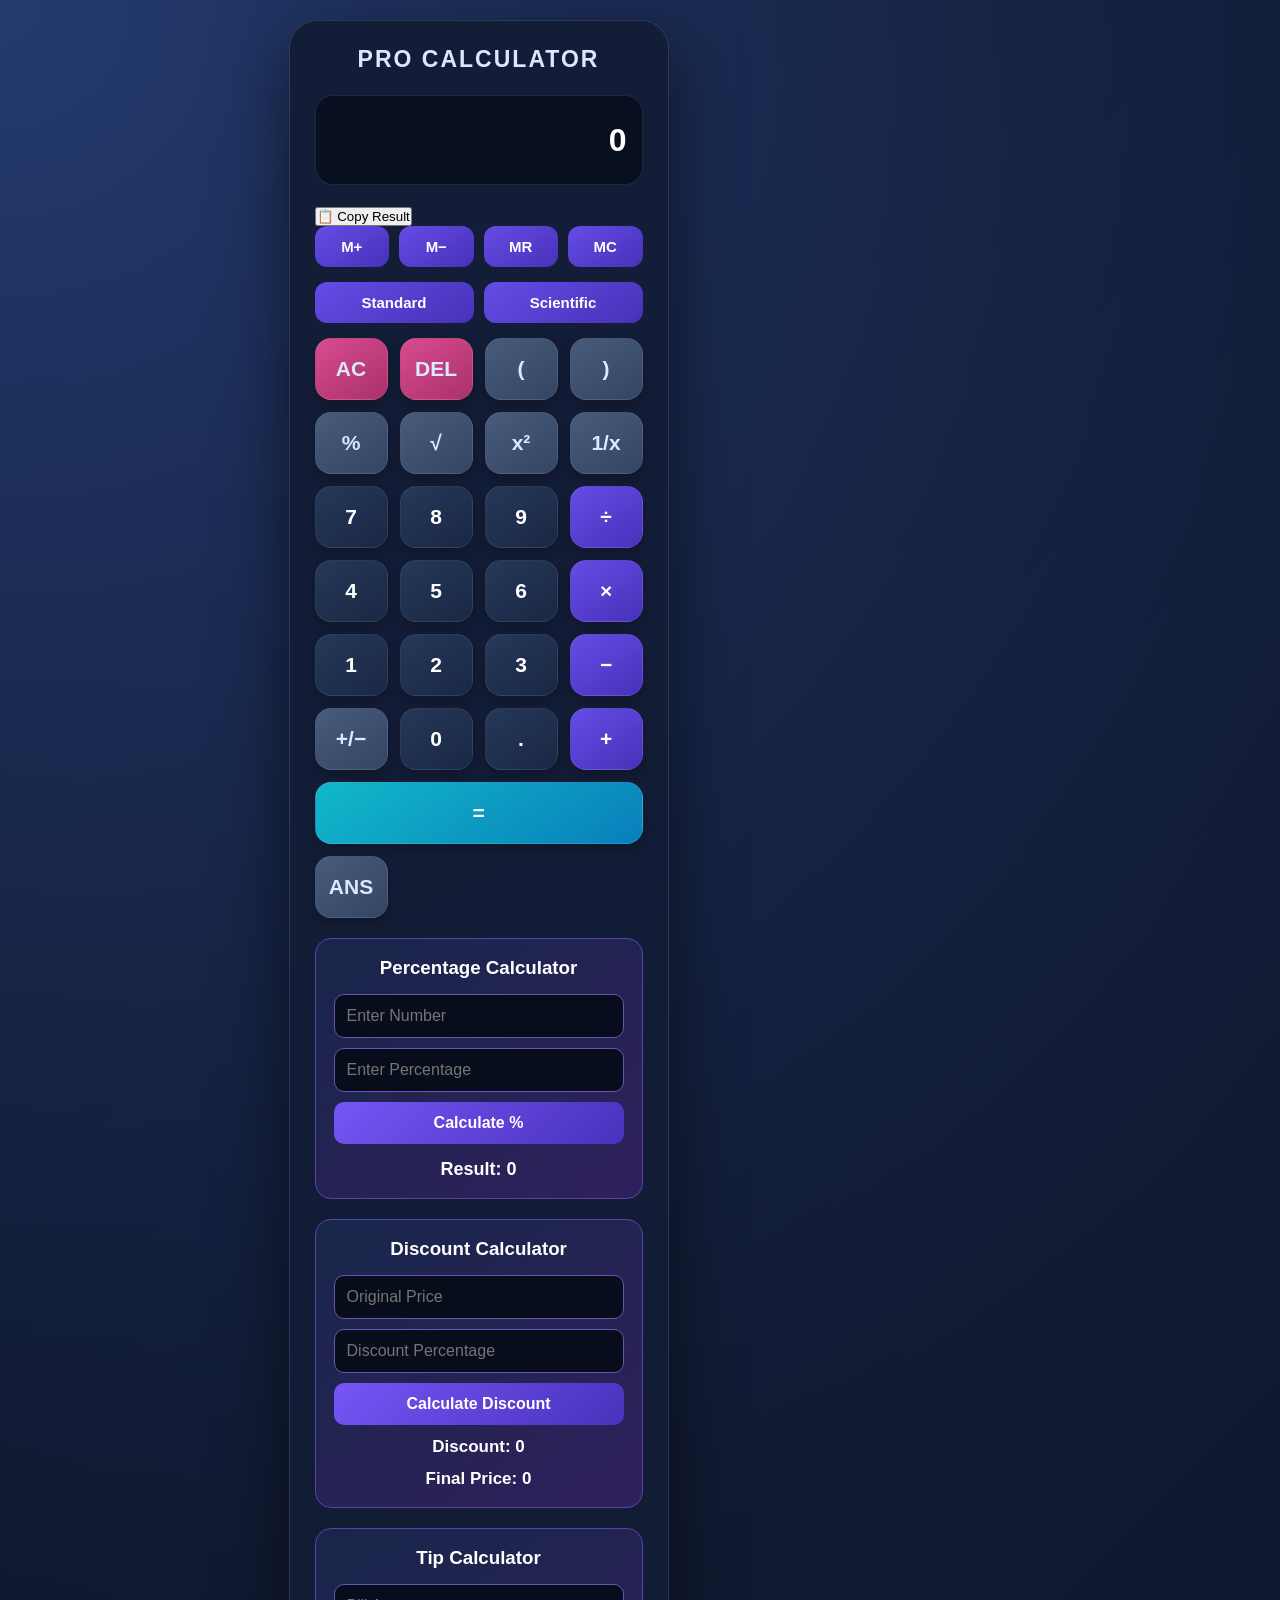
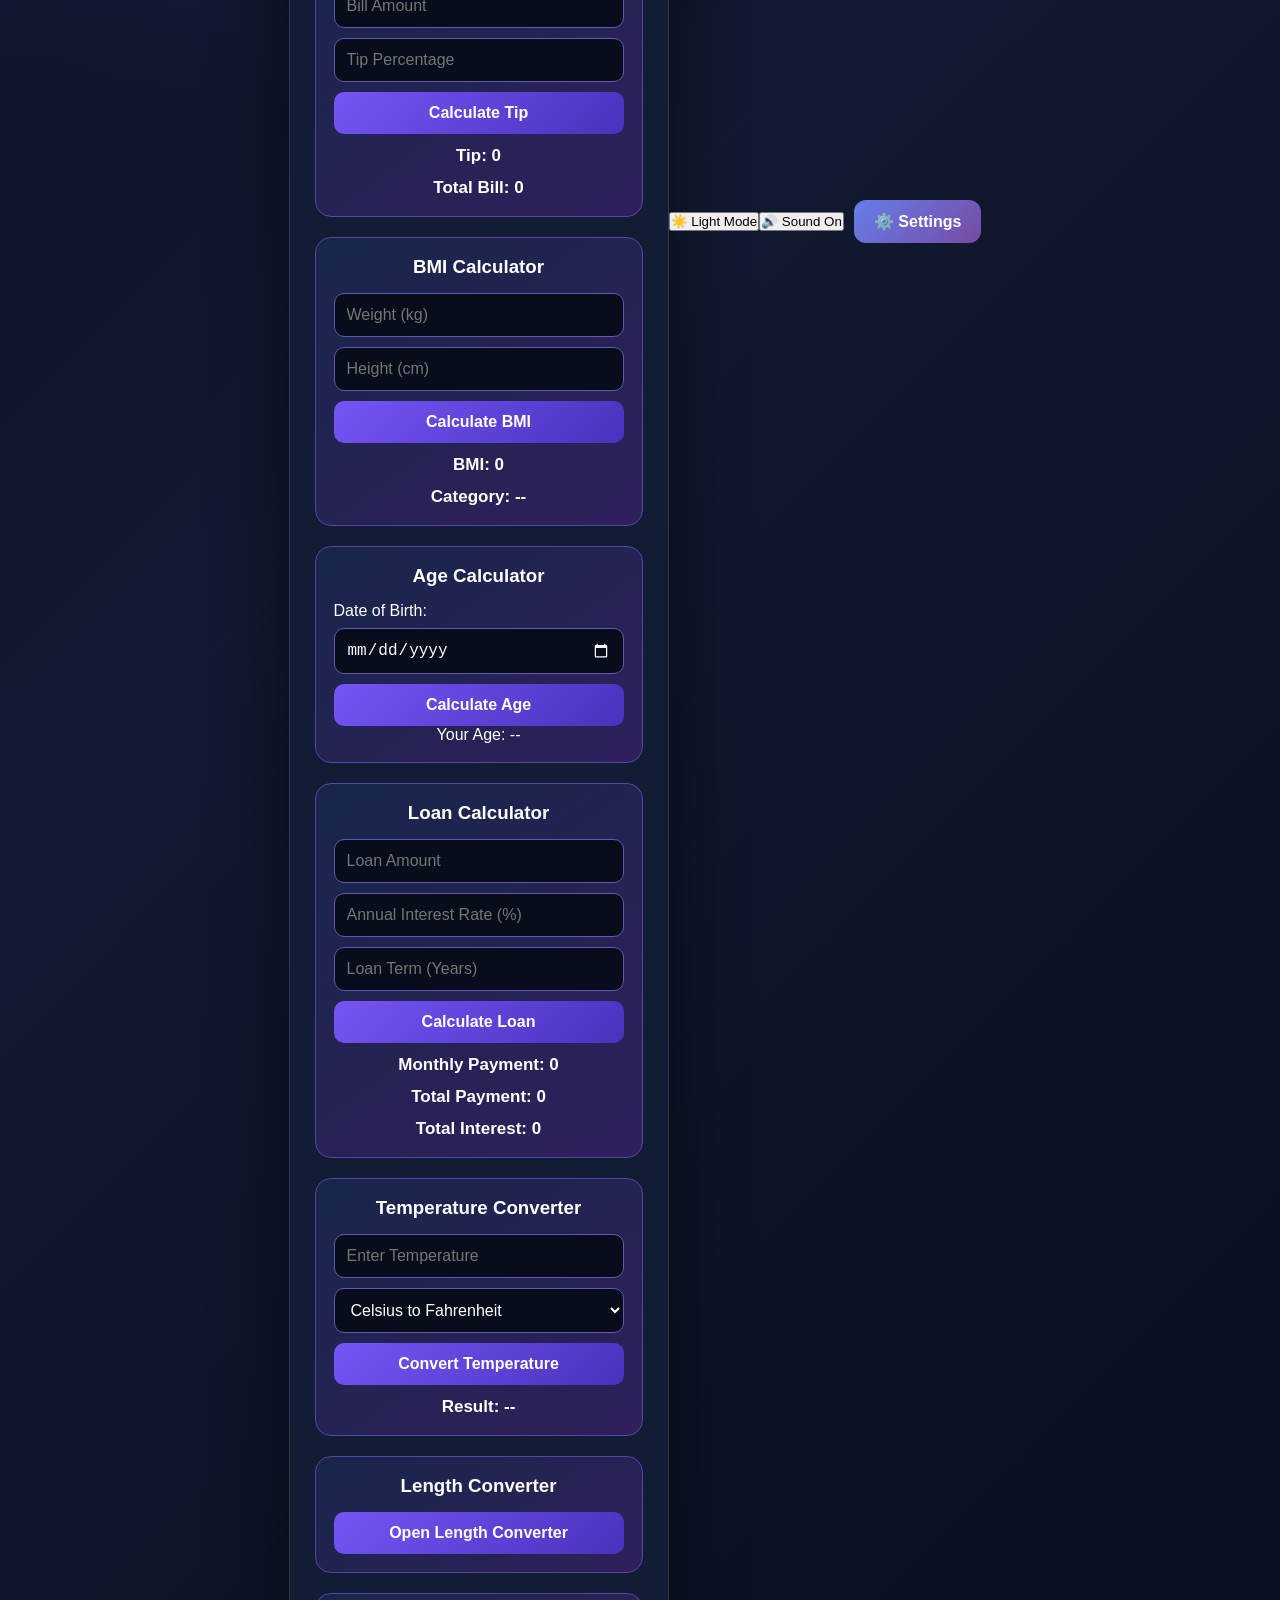
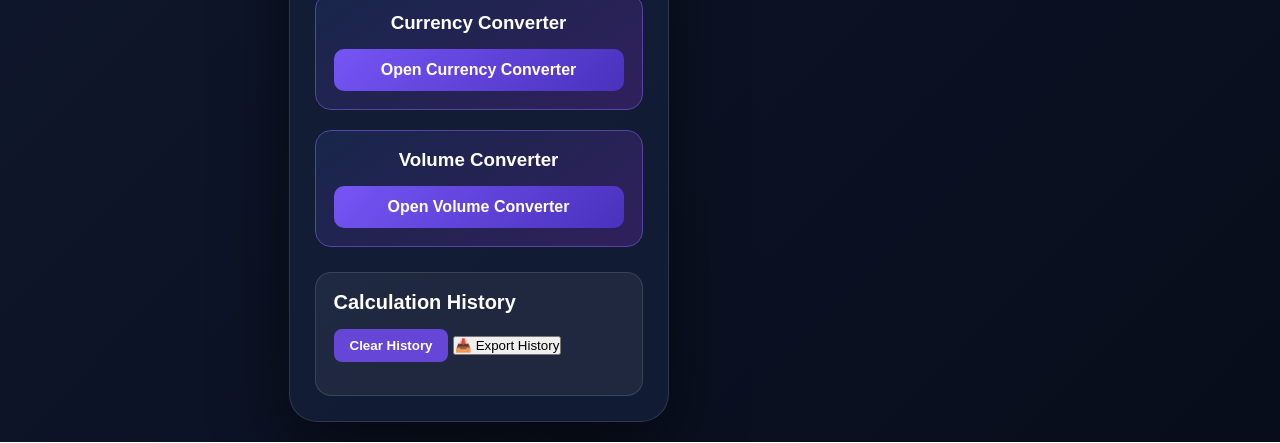
<file: index.html>
<!DOCTYPE html>
<html lang="en">
<head>
  <meta charset="UTF-8">
  <meta name="viewport" content="width=device-width, initial-scale=1.0">
  <meta name="theme-color" content="#080d1b">
  <title>Pro Calculator</title>
  <link rel="stylesheet" href="style.css">
</head>
<body>

  <main class="calculator">
    <h2>PRO CALCULATOR</h2>

    <input type="text" id="display" value="0" readonly
      aria-label="Calculator display">
    <button id="copyResult" type="button">
  📋 Copy Result
</button>

 <div class="memory-buttons">
  <button id="memoryAdd" type="button">M+</button>
  <button id="memorySubtract" type="button">M−</button>
  <button id="memoryRecall" type="button">MR</button>
  <button id="memoryClear" type="button">MC</button>
</div>
    <div class="mode-switch">
  <button id="standardMode" type="button">Standard</button>
  <button id="scientificMode" type="button">Scientific</button>
</div> 
    <div class="buttons">
      <div id="scientificPanel" class="calculator-panel" hidden>
        <button id="angleMode" class="utility" type="button">DEG</button>
      <button class="utility" data-action="sin">sin</button>
<button class="utility" data-action="cos">cos</button>
<button class="utility" data-action="tan">tan</button>
<button class="utility" data-action="log">log</button>
<button class="utility" data-action="ln">ln</button>
<button class="utility" data-action="pi">π</button>
 <button class="utility" data-action="e">e</button>
<button class="utility" data-action="power">xʸ</button>
      <button class="utility" data-action="factorial">!</button>
        </div>

      <div id="standardPanel" class="calculator-panel">
      <button class="utility" data-action="clear">AC</button>
      <button class="utility" data-action="delete">DEL</button>
      <button class="utility" data-value="(">(</button>
      <button class="utility" data-value=")">)</button>

      <button class="utility" data-value="%">%</button>
      <button class="utility" data-action="sqrt">√</button>
      <button class="utility" data-action="square">x²</button>
      <button class="utility" data-action="reciprocal">1/x</button>

      <button data-value="7">7</button>
      <button data-value="8">8</button>
      <button data-value="9">9</button>
      <button class="operator" data-value="/">÷</button>

      <button data-value="4">4</button>
      <button data-value="5">5</button>
      <button data-value="6">6</button>
      <button class="operator" data-value="*">×</button>

      <button data-value="1">1</button>
      <button data-value="2">2</button>
      <button data-value="3">3</button>
      <button class="operator" data-value="-">−</button>

      <button class="utility" data-action="sign">+/−</button>
      <button data-value="0">0</button>
      <button data-value=".">.</button>
      <button class="operator" data-value="+">+</button>

      <button class="equals" data-action="calculate">=</button>
        <button class="utility" data-action="answer">ANS</button>
</div>
    </div>
   <div id="percentageCalculator" class="percentage-calculator">
  <h3>Percentage Calculator</h3>

  <input type="number" id="percentNumber" placeholder="Enter Number">

  <input type="number" id="percentValue" placeholder="Enter Percentage">

  <button id="calculatePercentage" type="button">
    Calculate %
  </button>

  <p id="percentageResult">Result: 0</p>
</div>
   <!-- Discount Calculator -->

<div id="discountCalculator" class="percentage-calculator">
  <h3>Discount Calculator</h3>

  <input type="number" id="originalPrice" placeholder="Original Price">

  <input type="number" id="discountPercent" placeholder="Discount Percentage">

  <button id="calculateDiscount" type="button">
    Calculate Discount
  </button>

  <p id="discountAmount">Discount: 0</p>
  <p id="finalPrice">Final Price: 0</p>
</div>
   <!-- Tip Calculator -->

<div id="tipCalculator" class="percentage-calculator">
  <h3>Tip Calculator</h3>

  <input type="number" id="billAmount" placeholder="Bill Amount">

  <input type="number" id="tipPercent" placeholder="Tip Percentage">

  <button id="calculateTip" type="button">
    Calculate Tip
  </button>

  <p id="tipAmount">Tip: 0</p>
  <p id="totalBill">Total Bill: 0</p>
</div>
   <!-- BMI Calculator -->

<div id="bmiCalculator" class="percentage-calculator">
  <h3>BMI Calculator</h3>

  <input type="number" id="weight" placeholder="Weight (kg)">

  <input type="number" id="height" placeholder="Height (cm)">

  <button id="calculateBMI" type="button">
    Calculate BMI
  </button>

  <p id="bmiResult">BMI: 0</p>
  <p id="bmiCategory">Category: --</p>
</div>
   <!-- Age Calculator -->

<div id="ageCalculator" class="percentage-calculator">
  <h3>Age Calculator</h3>

  <label for="birthDate">Date of Birth:</label>
  <input type="date" id="birthDate">

  <button id="calculateAge" type="button">
    Calculate Age
  </button>

  <p id="ageResult">Your Age: --</p>
</div>
   <!-- Loan Calculator -->

<div id="loanCalculator" class="percentage-calculator">
  <h3>Loan Calculator</h3>

  <input type="number" id="loanAmount" placeholder="Loan Amount">

  <input type="number" id="interestRate" placeholder="Annual Interest Rate (%)">

  <input type="number" id="loanYears" placeholder="Loan Term (Years)">

  <button id="calculateLoan" type="button">
    Calculate Loan
  </button>

  <p id="monthlyPayment">Monthly Payment: 0</p>
  <p id="totalPayment">Total Payment: 0</p>
  <p id="totalInterest">Total Interest: 0</p>
</div>
   <!-- Temperature Converter -->

<div id="temperatureConverter" class="percentage-calculator">
  <h3>Temperature Converter</h3>

  <input type="number" id="temperatureValue" placeholder="Enter Temperature">

  <select id="temperatureType">
    <option value="CtoF">Celsius to Fahrenheit</option>
    <option value="FtoC">Fahrenheit to Celsius</option>
  </select>

  <button id="convertTemperature" type="button">
    Convert Temperature
  </button>

  <p id="temperatureResult">Result: --</p>
</div>
    <!-- Length Converter Link -->
<div class="percentage-calculator">
    <h3>Length Converter</h3>
    <button type="button" onclick="window.location.href='Length.html'">
        Open Length Converter
    </button>
</div>
    
    <!-- Currency Converter Link -->
<div class="percentage-calculator">
    <h3>Currency Converter</h3>
    <button type="button" onclick="window.location.href='Currency.html'">
        Open Currency Converter
    </button>
</div>
    
    <!-- Volume Converter Link -->
<div class="percentage-calculator">
    <h3>Volume Converter</h3>
    <button type="button" onclick="window.location.href='Volume.html'">
        Open Volume Converter
    </button>
</div>

    <section class="history">
  <h3>Calculation History</h3>
  <button id="clearHistory" type="button">Clear History</button>
      <button id="exportHistory" type="button">
  📥 Export History
</button>
  <ul id="historyList"></ul>
</section>
  </main>

<button id="themeToggle" type="button">
  ☀️ Light Mode
</button>

<button id="soundToggle" type="button">
  🔊 Sound On
</button>
  <button type="button" id="settingsBtn" class="settings-btn">
  ⚙️ Settings
</button>

<div id="settingsPanel" class="settings-panel">
  <h2>Professional Settings</h2>

  <label>Theme</label>
  <select id="themeSetting">
    <option value="dark">Dark</option>
    <option value="light">Light</option>
  </select>

  <label>Sound</label>
  <select id="soundSetting">
    <option value="on">Sound On</option>
    <option value="off">Sound Off</option>
  </select>

  <label>Decimal Places</label>
  <select id="decimalSetting">
    <option value="2">2</option>
    <option value="4">4</option>
    <option value="6">6</option>
    <option value="8">8</option>
  </select>

  <button type="button" id="saveSettings">Save Settings</button>
  <button type="button" id="resetSettings">Reset Settings</button>
</div>
  <script src="script.js"></script>
</body>
</html>
</file>
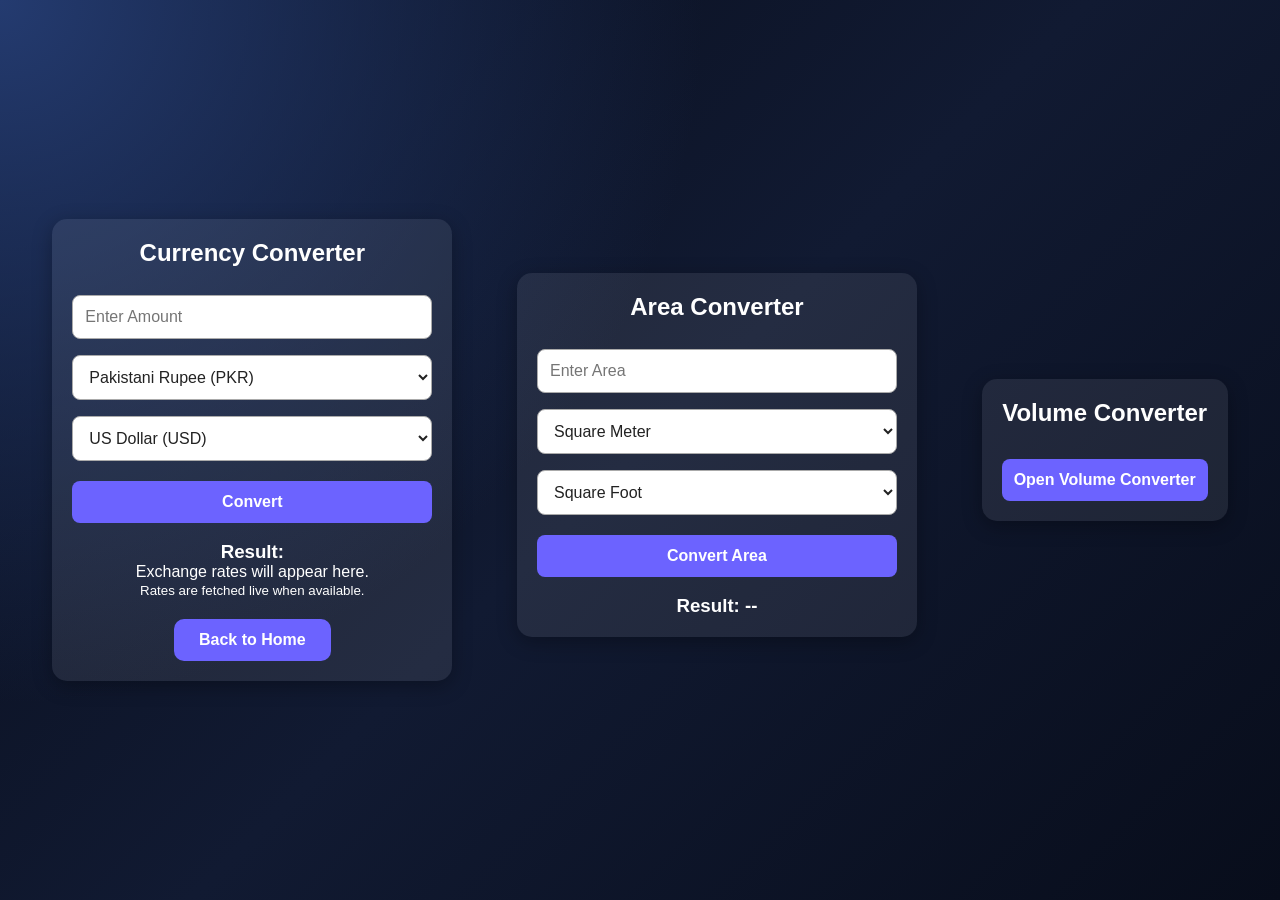
<file: Currency.html>
<!DOCTYPE html>
<html lang="en">
<head>
    <meta charset="UTF-8">
    <meta name="viewport" content="width=device-width, initial-scale=1.0">
    <title>Currency Converter</title>
    <link rel="stylesheet" href="style.css">
</head>
<body>

    <div class="converter-box">
        <h2>Currency Converter</h2>

        <input type="number" id="currencyAmount" placeholder="Enter Amount">

        <select id="currencyFrom">
            <option value="PKR">Pakistani Rupee (PKR)</option>
            <option value="USD">US Dollar (USD)</option>
            <option value="SAR">Saudi Riyal (SAR)</option>
            <option value="EUR">Euro (EUR)</option>
            <option value="GBP">British Pound (GBP)</option>
            <option value="AED">UAE Dirham (AED)</option>
            <option value="INR">Indian Rupee (INR)</option>
        </select>

        <select id="currencyTo">
            <option value="USD">US Dollar (USD)</option>
            <option value="PKR">Pakistani Rupee (PKR)</option>
            <option value="SAR">Saudi Riyal (SAR)</option>
            <option value="EUR">Euro (EUR)</option>
            <option value="GBP">British Pound (GBP)</option>
            <option value="AED">UAE Dirham (AED)</option>
            <option value="INR">Indian Rupee (INR)</option>
        </select>

        <button type="button" onclick="convertCurrency()">Convert</button>

        <h3 id="currencyResult">Result:</h3>

        <p id="currencyRate">Exchange rates will appear here.</p>

        <p><small>Rates are fetched live when available.</small></p>

        <a href="index.html">Back to Home</a>
    </div>

    <!-- Area Converter -->
    <div class="converter-box">
        <h2>Area Converter</h2>

        <input type="number" id="areaInput" placeholder="Enter Area">

        <select id="areaFrom">
            <option value="sqm">Square Meter</option>
            <option value="sqkm">Square Kilometer</option>
            <option value="sqft">Square Foot</option>
            <option value="sqin">Square Inch</option>
            <option value="acre">Acre</option>
            <option value="hectare">Hectare</option>
        </select>

        <select id="areaTo">
            <option value="sqft">Square Foot</option>
            <option value="sqm">Square Meter</option>
            <option value="sqkm">Square Kilometer</option>
            <option value="sqin">Square Inch</option>
            <option value="acre">Acre</option>
            <option value="hectare">Hectare</option>
        </select>

        <button type="button" onclick="convertArea()">Convert Area</button>

        <h3 id="areaResult">Result: --</h3>
    </div>

    <script src="script.js"></script>
    
    <!-- Volume Converter Link -->
    <div class="converter-box">
        <h2>Volume Converter</h2>
        <button type="button" onclick="window.location.href='Volume.html'">
            Open Volume Converter
        </button>
    </div>

</body>
</html>
</file>
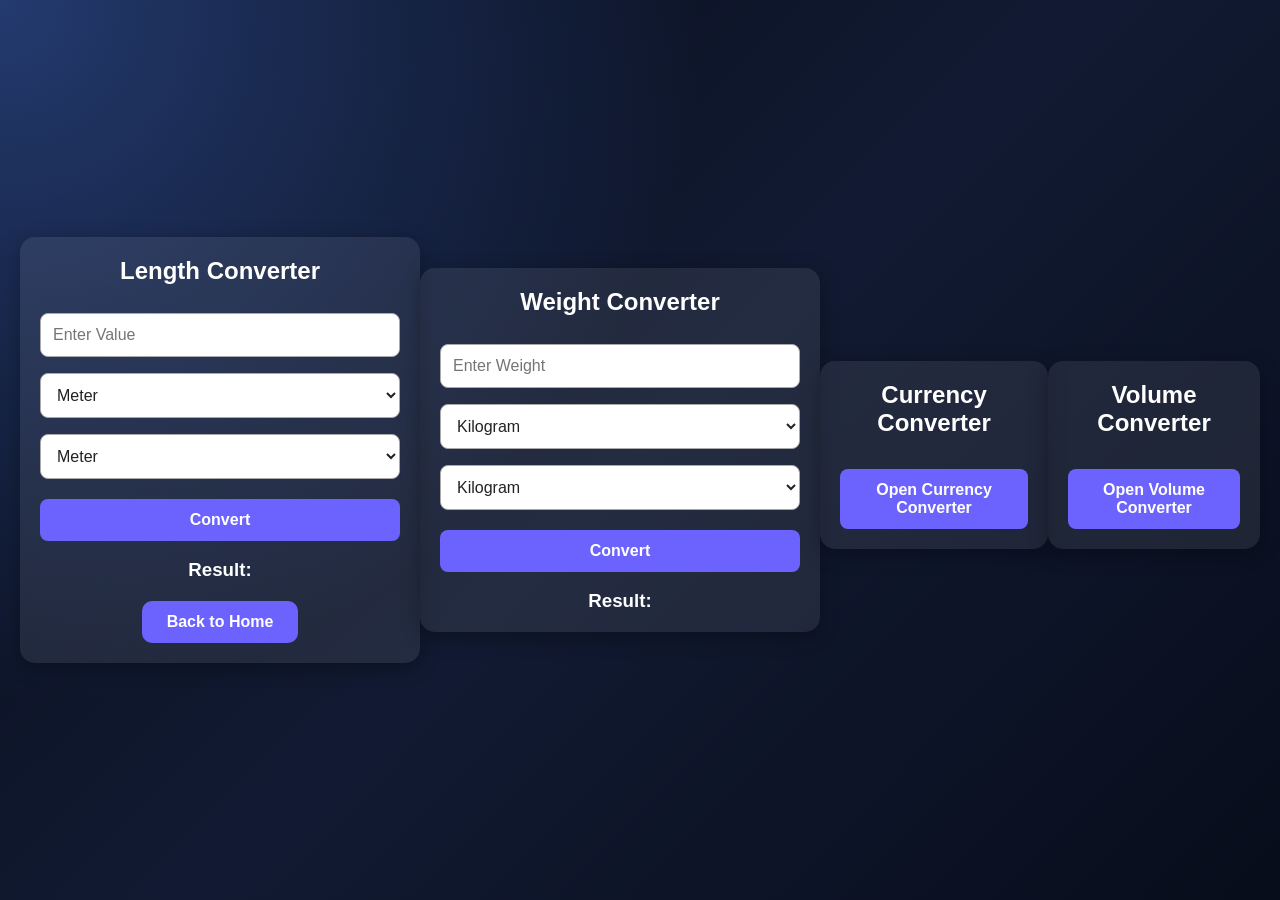
<file: Length.html>
<!DOCTYPE html>
<html lang="en">
<head>
    <meta charset="UTF-8">
    <meta name="viewport" content="width=device-width, initial-scale=1.0">
    <title>Length Converter</title>
    <link rel="stylesheet" href="style.css">
</head>
<body>

    <div class="converter-box">
        <h2>Length Converter</h2>

        <input type="number" id="lengthInput" placeholder="Enter Value">

        <select id="lengthFrom">
            <option value="meter">Meter</option>
            <option value="kilometer">Kilometer</option>
            <option value="centimeter">Centimeter</option>
            <option value="millimeter">Millimeter</option>
            <option value="mile">Mile</option>
            <option value="foot">Foot</option>
            <option value="inch">Inch</option>
        </select>

        <select id="lengthTo">
            <option value="meter">Meter</option>
            <option value="kilometer">Kilometer</option>
            <option value="centimeter">Centimeter</option>
            <option value="millimeter">Millimeter</option>
            <option value="mile">Mile</option>
            <option value="foot">Foot</option>
            <option value="inch">Inch</option>
        </select>

        <button onclick="convertLength()">Convert</button>

        <h3 id="lengthResult">Result:</h3>

        <a href="index.html">Back to Home</a>
    </div>

    <script src="script.js"></script>
    <!-- Weight Converter -->
<div class="converter-box">
    <h2>Weight Converter</h2>

    <input type="number" id="weightInput" placeholder="Enter Weight">

    <select id="weightFrom">
        <option value="kg">Kilogram</option>
        <option value="g">Gram</option>
        <option value="mg">Milligram</option>
        <option value="lb">Pound</option>
        <option value="oz">Ounce</option>
    </select>

    <select id="weightTo">
        <option value="kg">Kilogram</option>
        <option value="g">Gram</option>
        <option value="mg">Milligram</option>
        <option value="lb">Pound</option>
        <option value="oz">Ounce</option>
    </select>

    <button onclick="convertWeight()">Convert</button>

    <h3 id="weightResult">Result:</h3>
</div>
    
    <!-- Currency Converter Link -->
<div class="converter-box">
    <h2>Currency Converter</h2>
    <button type="button" onclick="window.location.href='Currency.html'">
        Open Currency Converter
    </button>
</div>

    <!-- Volume Converter Link -->
<div class="converter-box">
    <h2>Volume Converter</h2>
    <button type="button" onclick="window.location.href='Volume.html'">
        Open Volume Converter
    </button>
</div>

</body>
</html>
</file>
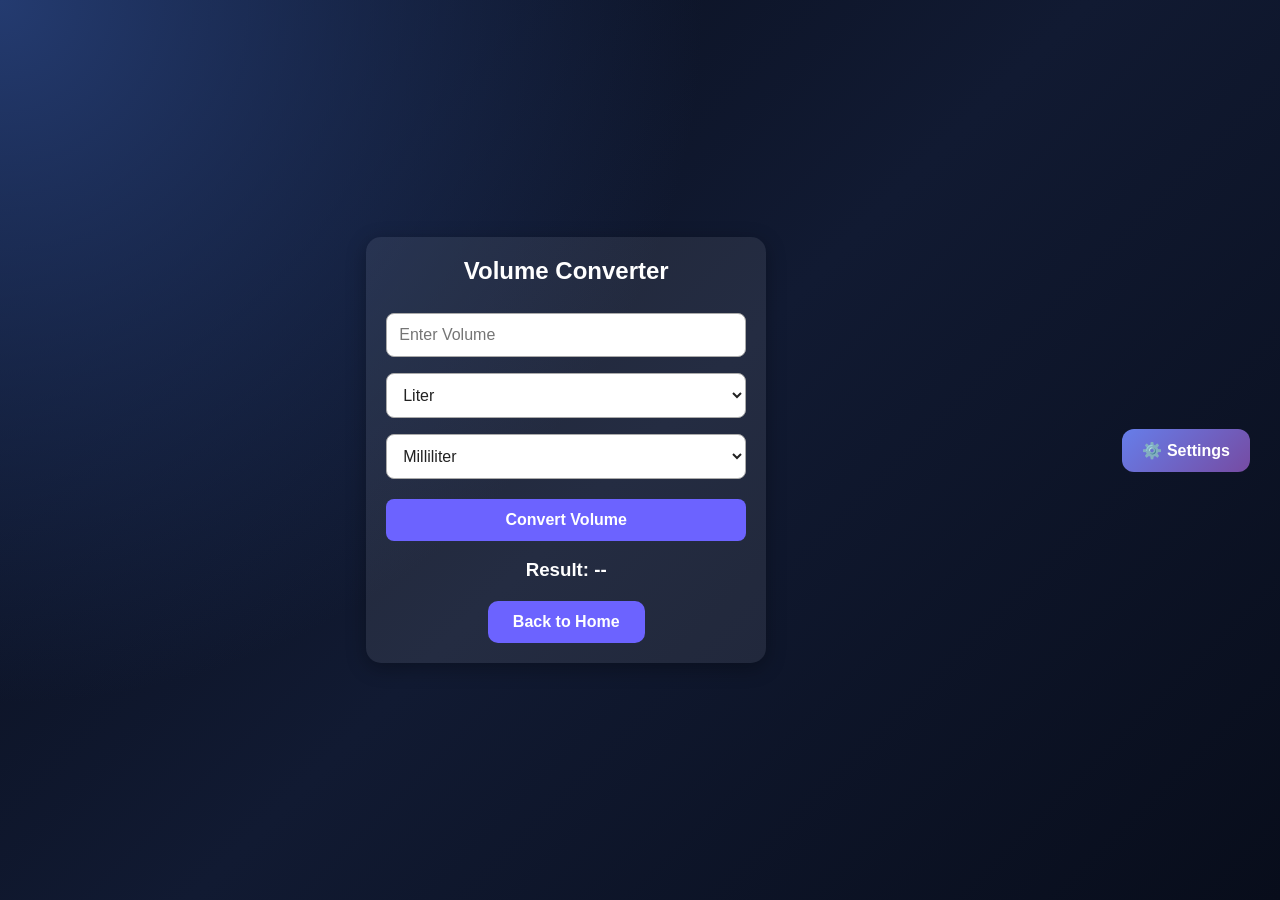
<file: Volume.html>
<!DOCTYPE html>
<html lang="en">
<head>
    <meta charset="UTF-8">
    <meta name="viewport" content="width=device-width, initial-scale=1.0">
    <title>Volume Converter</title>
    <link rel="stylesheet" href="style.css">
</head>
<body>

    <div class="converter-box">
        <h2>Volume Converter</h2>

        <input type="number" id="volumeInput" placeholder="Enter Volume">

        <select id="volumeFrom">
            <option value="liter">Liter</option>
            <option value="ml">Milliliter</option>
            <option value="m3">Cubic Meter</option>
            <option value="cm3">Cubic Centimeter</option>
            <option value="gallon">US Gallon</option>
            <option value="ft3">Cubic Foot</option>
        </select>

        <select id="volumeTo">
            <option value="ml">Milliliter</option>
            <option value="liter">Liter</option>
            <option value="m3">Cubic Meter</option>
            <option value="cm3">Cubic Centimeter</option>
            <option value="gallon">US Gallon</option>
            <option value="ft3">Cubic Foot</option>
        </select>

        <button type="button" onclick="convertVolume()">Convert Volume</button>

        <h3 id="volumeResult">Result: --</h3>

        <a href="index.html">Back to Home</a>
    </div>

    <script src="script.js"></script>
    <button id="settingsBtn" class="settings-btn">⚙️ Settings</button>

<div id="settingsPanel" class="settings-panel">
    <h2>Professional Settings</h2>

    <label>Theme</label>
    <select id="themeSetting">
        <option value="dark">Dark</option>
        <option value="light">Light</option>
    </select>

    <label>Sound</label>
    <select id="soundSetting">
        <option value="on">Sound On</option>
        <option value="off">Sound Off</option>
    </select>

    <label>Decimal Places</label>
    <select id="decimalSetting">
        <option value="2">2</option>
        <option value="4">4</option>
        <option value="6">6</option>
        <option value="8">8</option>
    </select>

    <button id="saveSettings">Save Settings</button>
    <button id="resetSettings">Reset Settings</button>
</div>
</body>
</html>
</file>
<file: style.css>
* {
  box-sizing: border-box;
  margin: 0;
  padding: 0;
}

body {
  min-height: 100vh;
  display: flex;
  justify-content: center;
  align-items: center;
  padding: 20px;
  font-family: Arial, sans-serif;
  background: radial-gradient(circle at top left, #243b70, transparent 45%),
    linear-gradient(135deg, #080d1b, #111a32, #080d1b);
  color: white;
}

.calculator {
  width: 100%;
  max-width: 380px;
  padding: 25px;
  border: 1px solid rgba(255,255,255,0.12);
  border-radius: 28px;
  background: rgba(19,29,54,0.95);
  box-shadow: 0 25px 70px rgba(0,0,0,0.55);
}

.calculator h2 {
  text-align: center;
  font-size: 23px;
  letter-spacing: 2px;
  margin-bottom: 22px;
  color: #dce7ff;
}

#display {
  width: 100%;
  height: 90px;
  margin-bottom: 22px;
  padding: 15px;
  border: 1px solid rgba(255,255,255,0.1);
  border-radius: 18px;
  background: #080f20;
  color: white;
  text-align: right;
  font-size: 32px;
  font-weight: bold;
}

.buttons {
  display: grid;
  direction: ltr;
  grid-template-columns: repeat(4, minmax(0, 1fr));
  gap: 12px;
}

.buttons button {
  min-width: 0;
  height: 62px;
  border: 1px solid rgba(255,255,255,0.07);
  border-radius: 16px;
  background: linear-gradient(145deg, #263858, #192844);
  color: white;
  font-size: 21px;
  font-weight: bold;
  cursor: pointer;
  box-shadow: 0 5px 12px rgba(0,0,0,0.25);
}

.buttons button:active {
  transform: scale(0.94);
}

.buttons .utility {
  background: linear-gradient(145deg, #485b7b, #344562);
  color: #dce8ff;
}

.buttons button:nth-child(1),
.buttons button:nth-child(2) {
  background: linear-gradient(145deg, #d94b91, #a83268);
}

.buttons .operator {
  background: linear-gradient(145deg, #654ce5, #4831b9);
}

.buttons .equals {
  grid-column: 1 / -1;
  background: linear-gradient(145deg, #12b8c9, #087fbb);
  color: white;
}

@media (max-width: 420px) {
  .calculator {
    padding: 19px;
  }

  .buttons {
    gap: 9px;
  }

  .buttons button {
    height: 58px;
  }
}

/* Calculation History */
.history {
  margin-top: 25px;
  padding: 18px;
  background: rgba(255, 255, 255, 0.06);
  border: 1px solid rgba(255, 255, 255, 0.12);
  border-radius: 16px;
  color: #ffffff;
}

.history h3 {
  margin: 0 0 15px;
  font-size: 20px;
  color: #ffffff;
}

#clearHistory {
  padding: 9px 16px;
  border: none;
  border-radius: 8px;
  background: #6546d7;
  color: white;
  font-weight: bold;
  cursor: pointer;
}

#historyList {
  margin: 15px 0 0;
  padding-left: 22px;
}

#historyList li {
  padding: 9px 5px;
  border-bottom: 1px solid rgba(255, 255, 255, 0.12);
  color: #d8d9ff;
  font-size: 15px;
  overflow-wrap: anywhere;
}

/* Calculation History */
.history {
  margin-top: 25px;
  padding: 18px;
  background: rgba(255, 255, 255, 0.06);
  border: 1px solid rgba(255, 255, 255, 0.12);
  border-radius: 16px;
  color: #ffffff;
}


/* Calculation History */
.history {
  margin-top: 25px;
  padding: 18px;
  background: rgba(255, 255, 255, 0.06);
  border: 1px solid rgba(255, 255, 255, 0.12);
  border-radius: 16px;
  color: #ffffff;
}

.history h3 {
  margin: 0 0 15px;
  font-size: 20px;
  color: #ffffff;
}

#clearHistory {
  padding: 9px 16px;
  border: none;
  border-radius: 8px;
  background: #6546d7;
  color: white;
  font-weight: bold;
  cursor: pointer;
}

#historyList {
  margin: 15px 0 0;
  padding-left: 22px;
}

#historyList li {
  padding: 9px 5px;
  border-bottom: 1px solid rgba(255, 255, 255, 0.12);
  color: #d8d9ff;
  font-size: 15px;
  overflow-wrap: anywhere;
}

/* Dark / Light Mode */
body.light-mode {
    background: #f4f6fb;
    color: #1e293b;
}

body.light-mode .calculator {
    background: #ffffff;
    color: #1e293b;
}
#display {
    width: 100%;
    box-sizing: border-box;
    font-size: clamp(18px, 5vw, 32px);
    white-space: nowrap;
    overflow-x: auto;
    text-align: right;
}
/* Standard and Scientific Panels */

.calculator-panel {
  grid-column: 1 / -1;
  display: grid;
  grid-template-columns: repeat(4, minmax(0, 1fr));
  gap: 12px;
}

.mode-switch {
  display: flex;
  gap: 10px;
  margin-bottom: 15px;
}

.mode-switch button {
  flex: 1;
  padding: 12px 5px;
  border: none;
  border-radius: 12px;
  background: linear-gradient(145deg, #654ce5, #4831b9);
  color: white;
  font-size: 15px;
  font-weight: bold;
  cursor: pointer;
}

@media (max-width: 420px) {
  .calculator-panel {
    gap: 9px;
  }
}
/* Memory Buttons */

.memory-buttons {
  display: grid;
  grid-template-columns: repeat(4, 1fr);
  gap: 10px;
  margin-bottom: 15px;
}

.memory-buttons button {
  padding: 12px 5px;
  border: none;
  border-radius: 12px;
  background: linear-gradient(145deg, #654ce5, #4831b9);
  color: white;
  font-size: 15px;
  font-weight: bold;
  cursor: pointer;
}
/* Percentage Calculator */

.percentage-calculator {
  margin-top: 20px;
  padding: 18px;
  border-radius: 16px;
  background: linear-gradient(145deg, #18264a, #30205c);
  border: 1px solid #5545a5;
  text-align: center;
}

.percentage-calculator h3 {
  color: white;
  margin-bottom: 15px;
}

.percentage-calculator input {
  width: 100%;
  padding: 12px;
  margin-bottom: 10px;
  border: 1px solid #6655b5;
  border-radius: 10px;
  background: #080d1b;
  color: white;
  font-size: 16px;
  box-sizing: border-box;
}

.percentage-calculator button {
  width: 100%;
  padding: 12px;
  border: none;
  border-radius: 10px;
  background: linear-gradient(135deg, #7655f5, #4932bd);
  color: white;
  font-size: 16px;
  font-weight: bold;
  cursor: pointer;
}

#percentageResult {
  color: white;
  font-size: 18px;
  font-weight: bold;
  margin-top: 15px;
}
/* Discount Calculator */

#discountCalculator {
  margin-top: 20px;
}

#discountCalculator p {
  color: white;
  font-size: 17px;
  font-weight: bold;
  margin-top: 12px;
}
/* Tip Calculator */

#tipCalculator {
  margin-top: 20px;
}

#tipCalculator p {
  color: white;
  font-size: 17px;
  font-weight: bold;
  margin-top: 12px;
}
/* BMI Calculator */

#bmiCalculator {
  margin-top: 20px;
}

#bmiCalculator p {
  color: white;
  font-size: 17px;
  font-weight: bold;
  margin-top: 12px;
}
/* Age Calculator */

#ageCalculator {
  margin-top: 20px;
}

#ageCalculator label {
  display: block;
  color: white;
  margin-bottom: 8px;
  text-align: left;
}

#ageCalculator input {
  color-scheme: dark;
}
/* Loan Calculator */

#loanCalculator {
  margin-top: 20px;
}

#loanCalculator p {
  color: white;
  font-size: 17px;
  font-weight: bold;
  margin-top: 12px;
}
/* Temperature Converter */

#temperatureConverter {
  margin-top: 20px;
}

#temperatureConverter p {
  color: white;
  font-size: 17px;
  font-weight: bold;
  margin-top: 12px;
}

#temperatureConverter select {
  width: 100%;
  padding: 12px;
  margin-bottom: 10px;
  border: 1px solid #6655b5;
  border-radius: 10px;
  background: #080d1b;
  color: white;
  font-size: 16px;
}
/* Length Converter */
.converter-box {
    background: rgba(255, 255, 255, 0.08);
    padding: 20px;
    margin: 20px auto;
    border-radius: 15px;
    max-width: 400px;
    text-align: center;
    box-shadow: 0 5px 20px rgba(0, 0, 0, 0.3);
}

.converter-box h2 {
    color: white;
    margin-bottom: 20px;
}

.converter-box input,
.converter-box select {
    width: 100%;
    padding: 12px;
    margin: 8px 0;
    border-radius: 8px;
    border: 1px solid #aaa;
    background: #fff;
    color: #222;
    font-size: 16px;
    box-sizing: border-box;
}

.converter-box button {
    width: 100%;
    padding: 12px;
    margin-top: 12px;
    border: none;
    border-radius: 8px;
    background: #6c63ff;
    color: white;
    font-size: 16px;
    font-weight: bold;
    cursor: pointer;
}

.converter-box button:hover {
    background: #5148d8;
}

.converter-box h3 {
    color: white;
    margin-top: 18px;
    overflow-wrap: anywhere;
}
/* Back to Home Button */
.converter-box a {
    display: inline-block;
    margin-top: 20px;
    padding: 12px 25px;
    background: #6c63ff;
    color: white;
    text-decoration: none;
    border-radius: 10px;
    font-size: 16px;
    font-weight: bold;
    transition: 0.3s;
}

.converter-box a:hover {
    background: #5148d8;
    transform: scale(1.05);
}
/* Space Between Length and Weight Converters */
.converter-box + .converter-box {
    margin-top: 30px;
}
/* Professional Settings */

.settings-btn {
    background: linear-gradient(135deg, #667eea, #764ba2);
    color: white;
    border: none;
    padding: 12px 20px;
    border-radius: 12px;
    font-size: 16px;
    font-weight: bold;
    cursor: pointer;
    margin: 10px;
}

.settings-panel {
    display: none;
    background: #18243d;
    color: white;
    padding: 20px;
    border-radius: 16px;
    max-width: 350px;
    margin: 15px auto;
    box-shadow: 0 8px 25px rgba(0,0,0,0.3);
}

.settings-panel.active {
    display: block;
}

.settings-panel h2 {
    text-align: center;
    margin-bottom: 20px;
}

.settings-panel label {
    display: block;
    margin: 12px 0 6px;
    font-weight: bold;
}

.settings-panel select {
    width: 100%;
    padding: 11px;
    border-radius: 8px;
    border: 1px solid #667eea;
    background: #263653;
    color: white;
    font-size: 15px;
}

.settings-panel button {
    width: 100%;
    padding: 12px;
    margin-top: 15px;
    border: none;
    border-radius: 9px;
    background: linear-gradient(135deg, #667eea, #764ba2);
    color: white;
    font-weight: bold;
    cursor: pointer;
}
</file>
